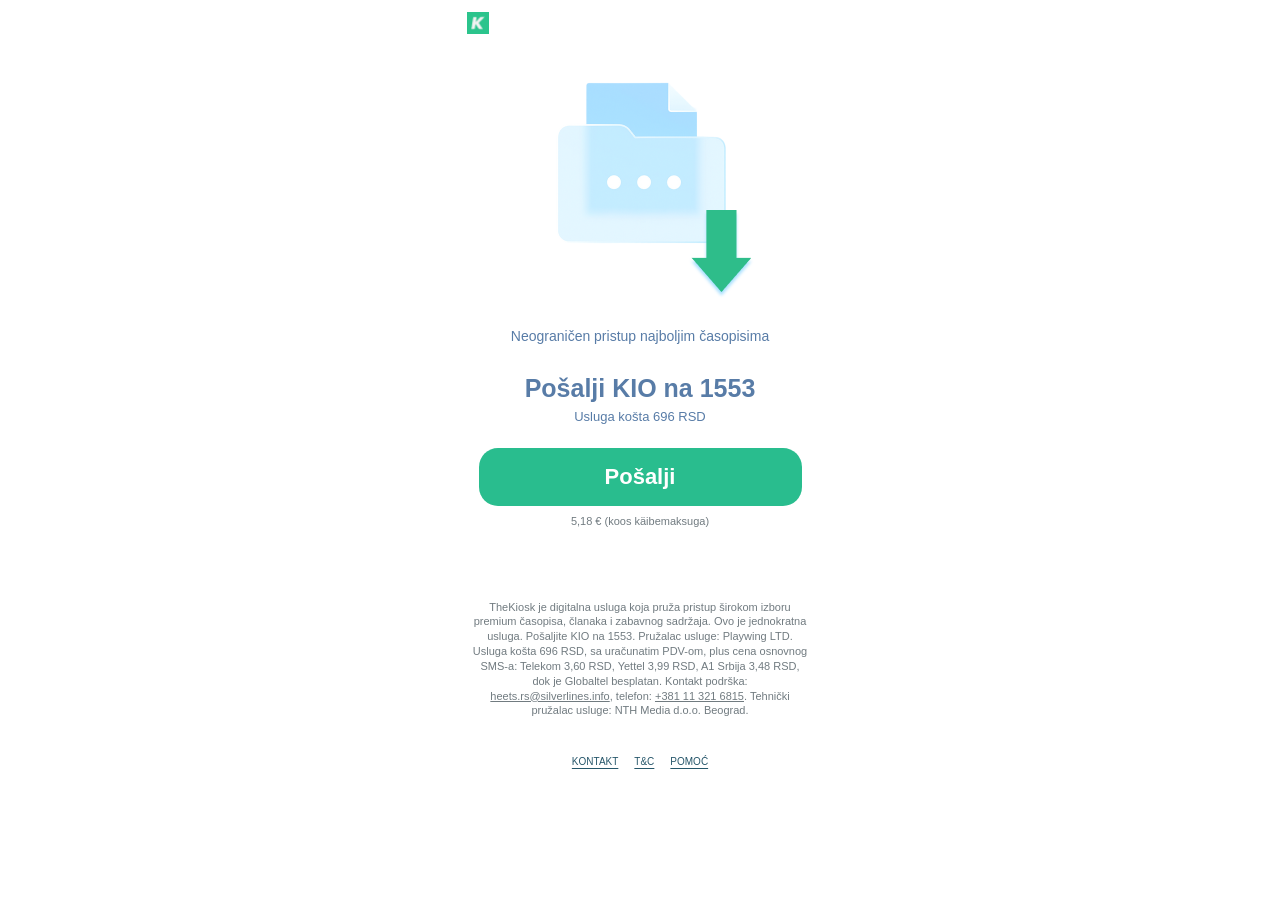
<file: index.html>
<!doctype html>
<html lang="sr-Latn">
<head><meta charset="utf-8"><meta name="viewport" content="width=device-width, initial-scale=1"><meta name="theme-color" content="#29bd8e"><title>The Kiosk | Jednokratni pristup</title><link rel="stylesheet" href="styles.css"></head>
<body><div class="landing">
<header class="landing-header"><a class="brand" href="index.html" aria-label="The Kiosk — početna stranica"><img src="Kiosk%20LOGO_FILL.png" alt="The Kiosk"></a></header>
<main><img class="hero-art" src="IMG.png" alt="">
<section class="offer" aria-labelledby="offer-title"><p class="tagline">Neograničen pristup najboljim časopisima</p><h1 id="offer-title">Pošalji KIO na 1553</h1><p class="price">Usluga košta 696 RSD</p><a class="cta" id="send-sms" href="sms:1553?body=KIO">Pošalji</a><p class="note" lang="et">5,18 &euro; (koos k&auml;ibemaksuga)</p></section>
<div class="legal-copy"><p>TheKiosk je digitalna usluga koja pruža pristup širokom izboru premium časopisa, članaka i zabavnog sadržaja. Ovo je jednokratna usluga. Pošaljite KIO na 1553. Pružalac usluge: Playwing LTD. Usluga košta 696 RSD, sa uračunatim PDV-om, plus cena osnovnog SMS-a: Telekom 3,60 RSD, Yettel 3,99 RSD, A1 Srbija 3,48 RSD, dok je Globaltel besplatan. Kontakt podrška: <a href="mailto:heets.rs@silverlines.info">heets.rs@silverlines.info</a>, telefon: <a href="tel:+381113216815">+381 11 321 6815</a>. Tehnički pružalac usluge: NTH Media d.o.o. Beograd.</p></div>
</main>
<footer><nav aria-label="Informacije i podr&#353;ka"><a href="mailto:heets.rs@silverlines.info">Kontakt</a><a href="terms.html">T&amp;C</a><a href="faq.html">Pomo&#263;</a></nav></footer>
<script src="sms.js"></script></div></body></html>
</file>
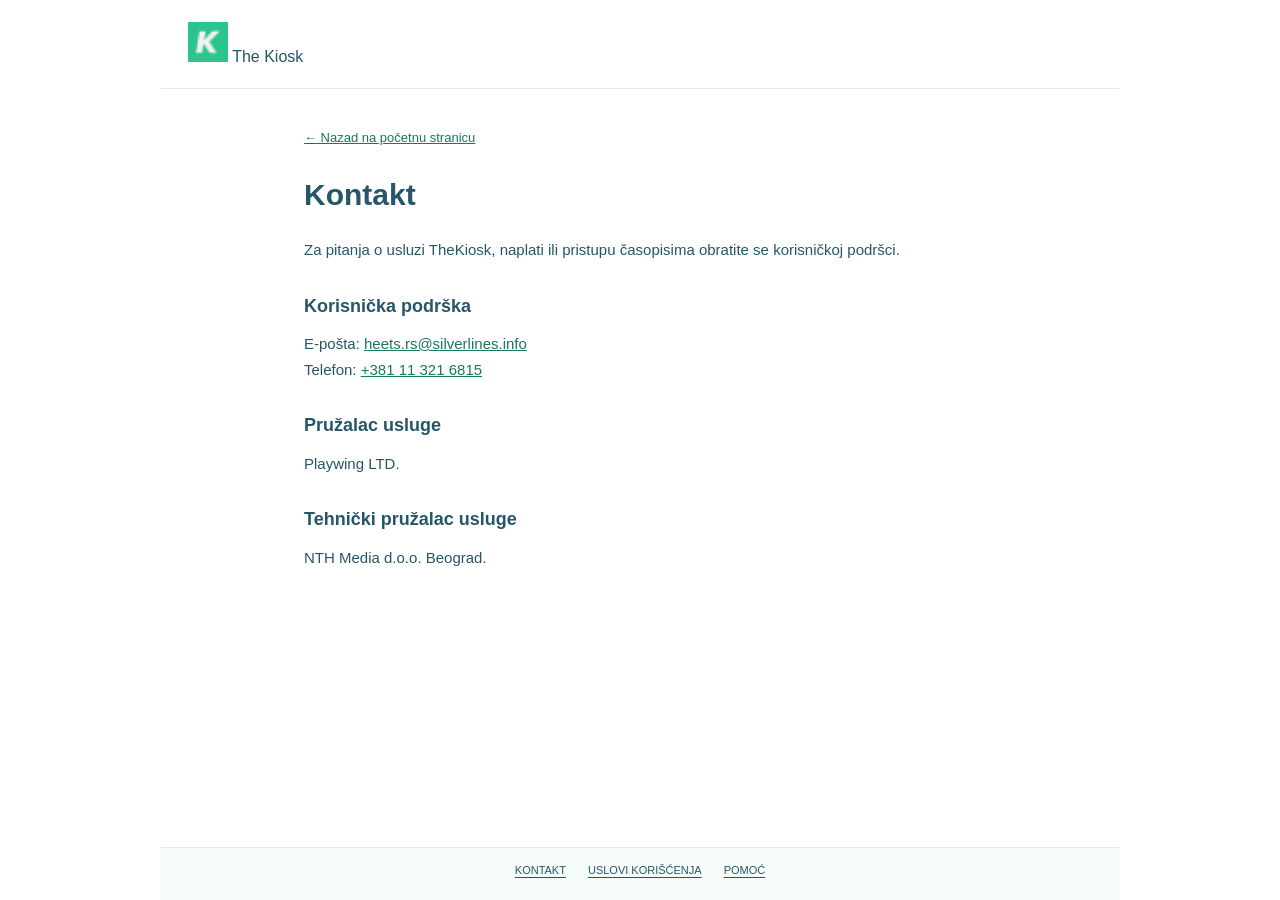
<file: contact.html>
<!doctype html><html lang="sr-Latn"><head><meta charset="utf-8"><meta name="viewport" content="width=device-width, initial-scale=1"><meta name="theme-color" content="#29bd8e"><title>Kontakt | The Kiosk</title><link rel="stylesheet" href="styles.css"></head><body><div class="legal-page"><header class="site-header"><a class="brand" href="index.html" aria-label="The Kiosk — početna stranica"><img src="Kiosk%20LOGO_FILL.png" alt="The Kiosk"></a><span> The Kiosk</span></header><main class="content"><a class="back" href="index.html">← Nazad na početnu stranicu</a><h1>Kontakt</h1><p>Za pitanja o usluzi TheKiosk, naplati ili pristupu časopisima obratite se korisničkoj podršci.</p><h2>Korisnička podrška</h2><p>E-pošta: <a href="mailto:heets.rs@silverlines.info">heets.rs@silverlines.info</a><br>Telefon: <a href="tel:+381113216815">+381 11 321 6815</a></p><h2>Pružalac usluge</h2><p>Playwing LTD.</p><h2>Tehnički pružalac usluge</h2><p>NTH Media d.o.o. Beograd.</p></main><footer><nav aria-label="Informacije i podrška"><a href="contact.html">Kontakt</a><a href="terms.html">Uslovi korišćenja</a><a href="faq.html">Pomoć</a></nav></footer></div></body></html>
</file>
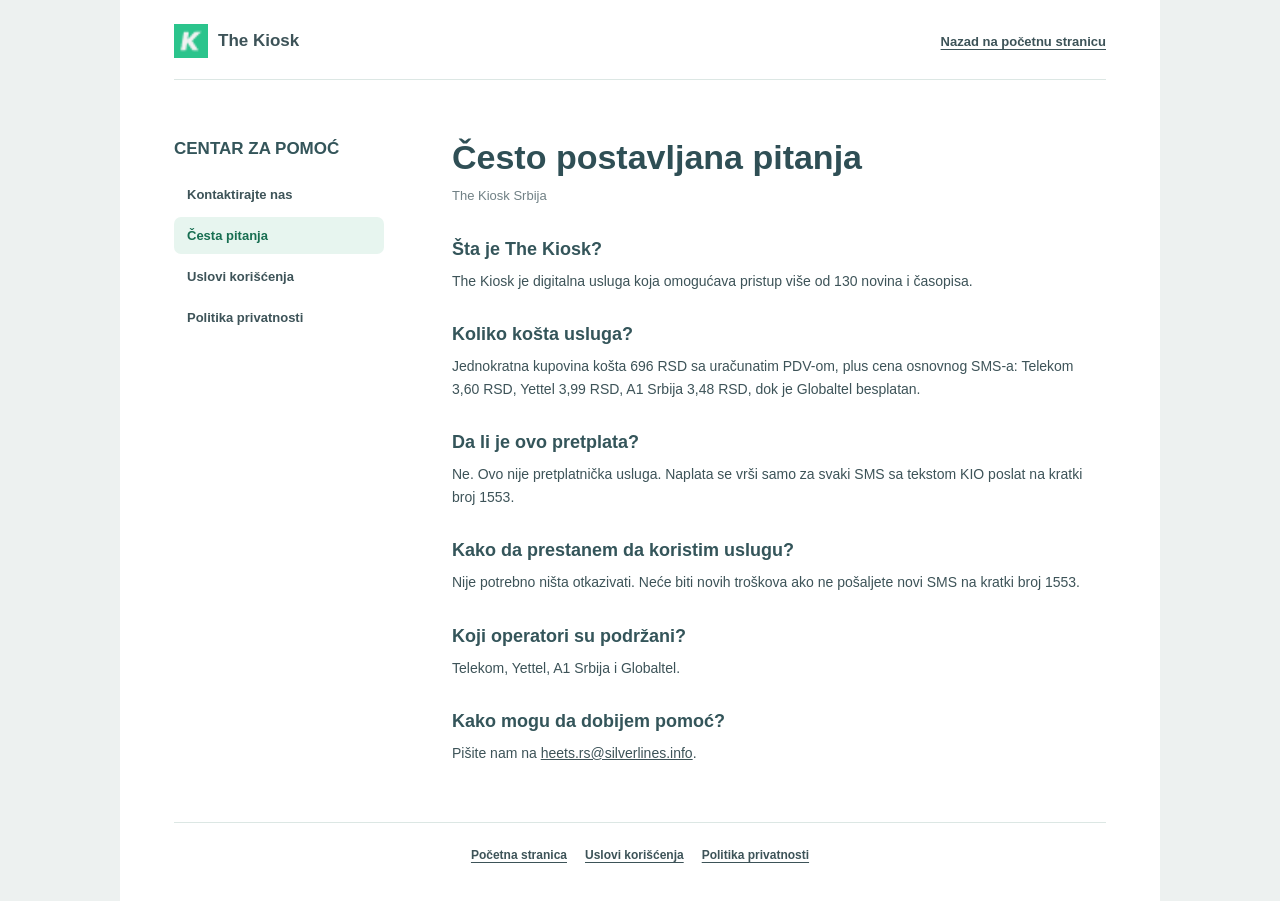
<file: faq.html>
<!doctype html>
<html lang="sr-Latn">
<head><meta charset="utf-8"><meta name="viewport" content="width=device-width, initial-scale=1"><link rel="icon" type="image/png" href="Kiosk%20LOGO_FILL.png"><link rel="stylesheet" href="legal.css"><title>Često postavljana pitanja – The Kiosk</title></head>
<body><main class="legal-page">
<header class="legal-header"><a class="legal-brand" href="index.html"><img src="Kiosk%20LOGO_FILL.png" alt="The Kiosk">The Kiosk</a><a class="back" href="index.html">Nazad na početnu stranicu</a></header>
<div class="legal-layout">
<aside class="side" aria-label="Centar za pomoć"><h2>CENTAR ZA POMOĆ</h2><nav><a href="mailto:heets.rs@silverlines.info">Kontaktirajte nas</a><a class="active" aria-current="page" href="faq.html">Česta pitanja</a><a href="terms.html">Uslovi korišćenja</a><a href="privacy.html">Politika privatnosti</a></nav></aside>
<article class="content"><h1>Često postavljana pitanja</h1><p class="updated">The Kiosk Srbija</p>
<h2>Šta je The Kiosk?</h2><p>The Kiosk je digitalna usluga koja omogućava pristup više od 130 novina i časopisa.</p>
<h2>Koliko košta usluga?</h2><p>Jednokratna kupovina košta 696 RSD sa uračunatim PDV-om, plus cena osnovnog SMS-a: Telekom 3,60 RSD, Yettel 3,99 RSD, A1 Srbija 3,48 RSD, dok je Globaltel besplatan.</p>
<h2>Da li je ovo pretplata?</h2><p>Ne. Ovo nije pretplatnička usluga. Naplata se vrši samo za svaki SMS sa tekstom KIO poslat na kratki broj 1553.</p>
<h2>Kako da prestanem da koristim uslugu?</h2><p>Nije potrebno ništa otkazivati. Neće biti novih troškova ako ne pošaljete novi SMS na kratki broj 1553.</p>
<h2>Koji operatori su podržani?</h2><p>Telekom, Yettel, A1 Srbija i Globaltel.</p>
<h2>Kako mogu da dobijem pomoć?</h2><p>Pišite nam na <a href="mailto:heets.rs@silverlines.info">heets.rs@silverlines.info</a>.</p>
</article></div>
<footer class="legal-footer"><a href="index.html">Početna stranica</a><a href="terms.html">Uslovi korišćenja</a><a href="privacy.html">Politika privatnosti</a></footer>
</main></body></html>
</file>
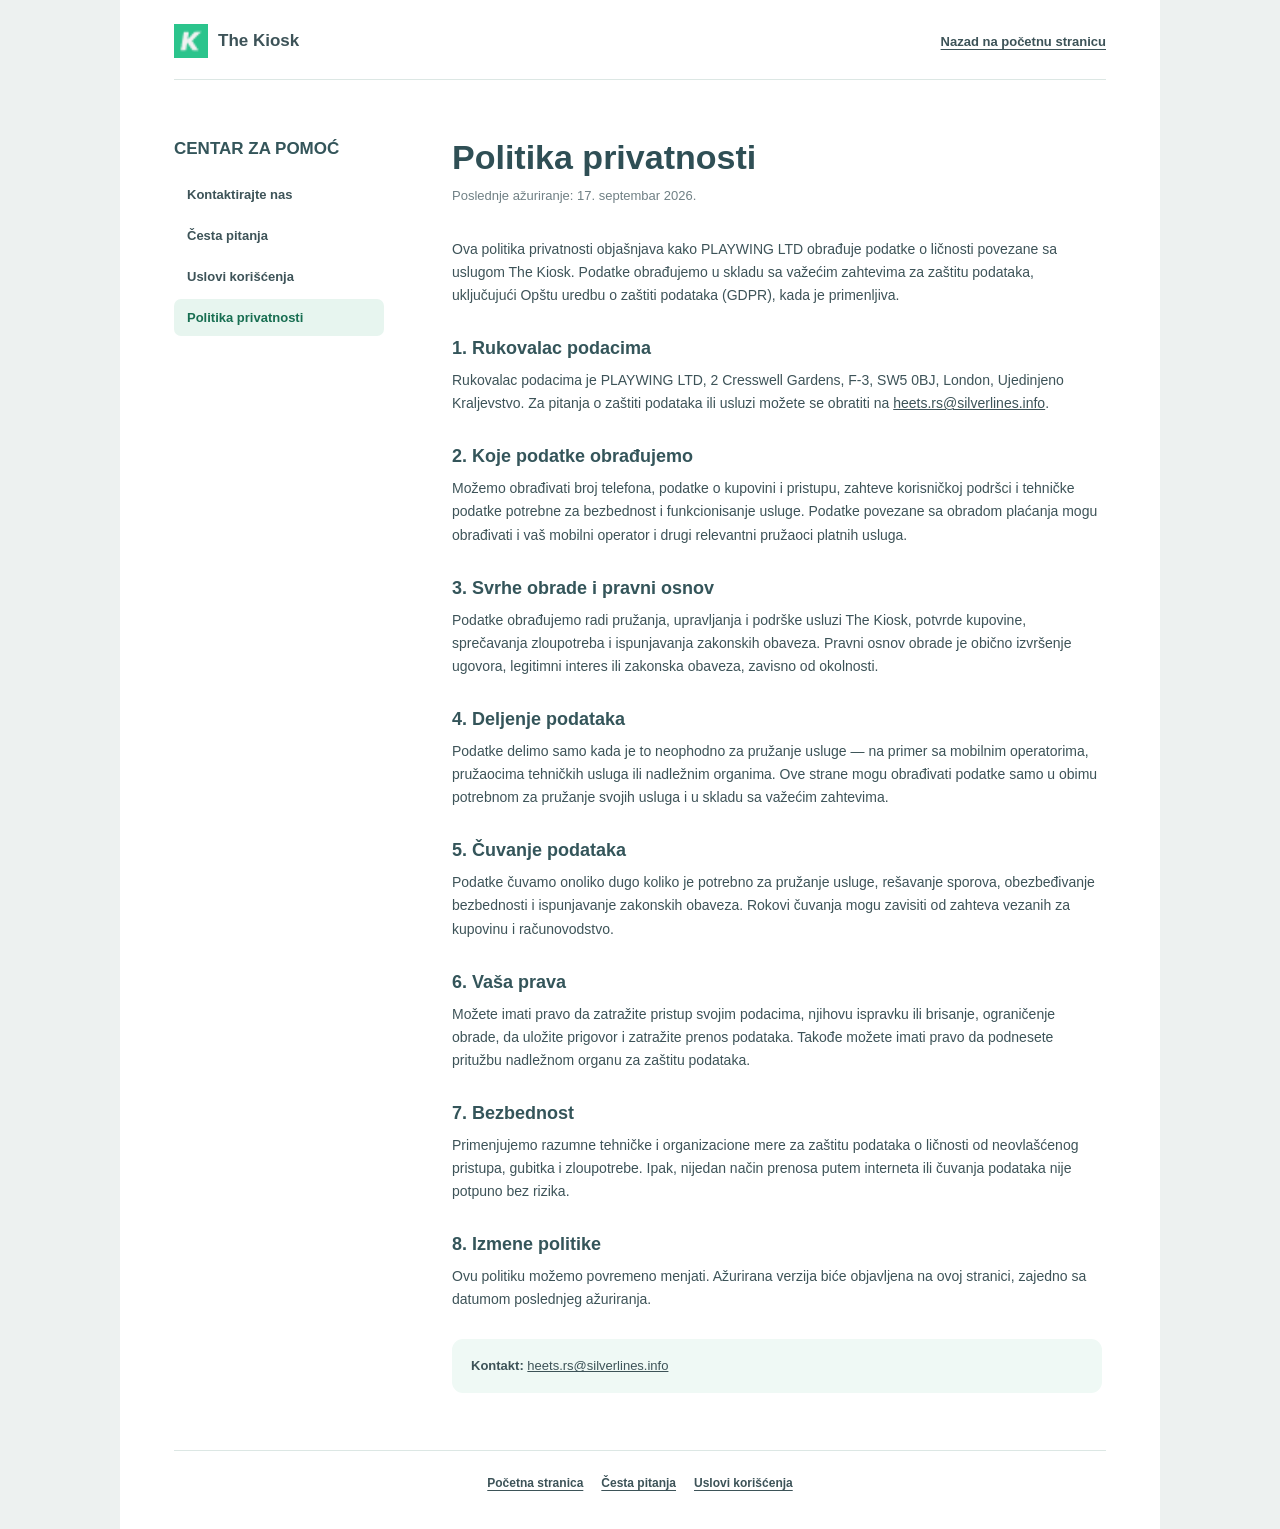
<file: privacy.html>
<!doctype html>
<html lang="sr-Latn">
<head><meta charset="utf-8"><meta name="viewport" content="width=device-width, initial-scale=1"><link rel="icon" type="image/png" href="Kiosk%20LOGO_FILL.png"><link rel="stylesheet" href="legal.css"><title>Politika privatnosti – The Kiosk</title></head>
<body><main class="legal-page">
<header class="legal-header"><a class="legal-brand" href="index.html"><img src="Kiosk%20LOGO_FILL.png" alt="The Kiosk">The Kiosk</a><a class="back" href="index.html">Nazad na početnu stranicu</a></header>
<div class="legal-layout">
<aside class="side" aria-label="Centar za pomoć"><h2>CENTAR ZA POMOĆ</h2><nav><a href="mailto:heets.rs@silverlines.info">Kontaktirajte nas</a><a href="faq.html">Česta pitanja</a><a href="terms.html">Uslovi korišćenja</a><a class="active" aria-current="page" href="privacy.html">Politika privatnosti</a></nav></aside>
<article class="content"><h1>Politika privatnosti</h1><p class="updated">Poslednje ažuriranje: 17. septembar 2026.</p>
<p>Ova politika privatnosti objašnjava kako PLAYWING LTD obrađuje podatke o ličnosti povezane sa uslugom The Kiosk. Podatke obrađujemo u skladu sa važećim zahtevima za zaštitu podataka, uključujući Opštu uredbu o zaštiti podataka (GDPR), kada je primenljiva.</p>
<h2>1. Rukovalac podacima</h2><p>Rukovalac podacima je PLAYWING LTD, 2 Cresswell Gardens, F-3, SW5 0BJ, London, Ujedinjeno Kraljevstvo. Za pitanja o zaštiti podataka ili usluzi možete se obratiti na <a href="mailto:heets.rs@silverlines.info">heets.rs@silverlines.info</a>.</p>
<h2>2. Koje podatke obrađujemo</h2><p>Možemo obrađivati broj telefona, podatke o kupovini i pristupu, zahteve korisničkoj podršci i tehničke podatke potrebne za bezbednost i funkcionisanje usluge. Podatke povezane sa obradom plaćanja mogu obrađivati i vaš mobilni operator i drugi relevantni pružaoci platnih usluga.</p>
<h2>3. Svrhe obrade i pravni osnov</h2><p>Podatke obrađujemo radi pružanja, upravljanja i podrške usluzi The Kiosk, potvrde kupovine, sprečavanja zloupotreba i ispunjavanja zakonskih obaveza. Pravni osnov obrade je obično izvršenje ugovora, legitimni interes ili zakonska obaveza, zavisno od okolnosti.</p>
<h2>4. Deljenje podataka</h2><p>Podatke delimo samo kada je to neophodno za pružanje usluge — na primer sa mobilnim operatorima, pružaocima tehničkih usluga ili nadležnim organima. Ove strane mogu obrađivati podatke samo u obimu potrebnom za pružanje svojih usluga i u skladu sa važećim zahtevima.</p>
<h2>5. Čuvanje podataka</h2><p>Podatke čuvamo onoliko dugo koliko je potrebno za pružanje usluge, rešavanje sporova, obezbeđivanje bezbednosti i ispunjavanje zakonskih obaveza. Rokovi čuvanja mogu zavisiti od zahteva vezanih za kupovinu i računovodstvo.</p>
<h2>6. Vaša prava</h2><p>Možete imati pravo da zatražite pristup svojim podacima, njihovu ispravku ili brisanje, ograničenje obrade, da uložite prigovor i zatražite prenos podataka. Takođe možete imati pravo da podnesete pritužbu nadležnom organu za zaštitu podataka.</p>
<h2>7. Bezbednost</h2><p>Primenjujemo razumne tehničke i organizacione mere za zaštitu podataka o ličnosti od neovlašćenog pristupa, gubitka i zloupotrebe. Ipak, nijedan način prenosa putem interneta ili čuvanja podataka nije potpuno bez rizika.</p>
<h2>8. Izmene politike</h2><p>Ovu politiku možemo povremeno menjati. Ažurirana verzija biće objavljena na ovoj stranici, zajedno sa datumom poslednjeg ažuriranja.</p>
<p class="contact-box"><strong>Kontakt:</strong> <a href="mailto:heets.rs@silverlines.info">heets.rs@silverlines.info</a></p>
</article></div>
<footer class="legal-footer"><a href="index.html">Početna stranica</a><a href="faq.html">Česta pitanja</a><a href="terms.html">Uslovi korišćenja</a></footer>
</main></body></html>
</file>
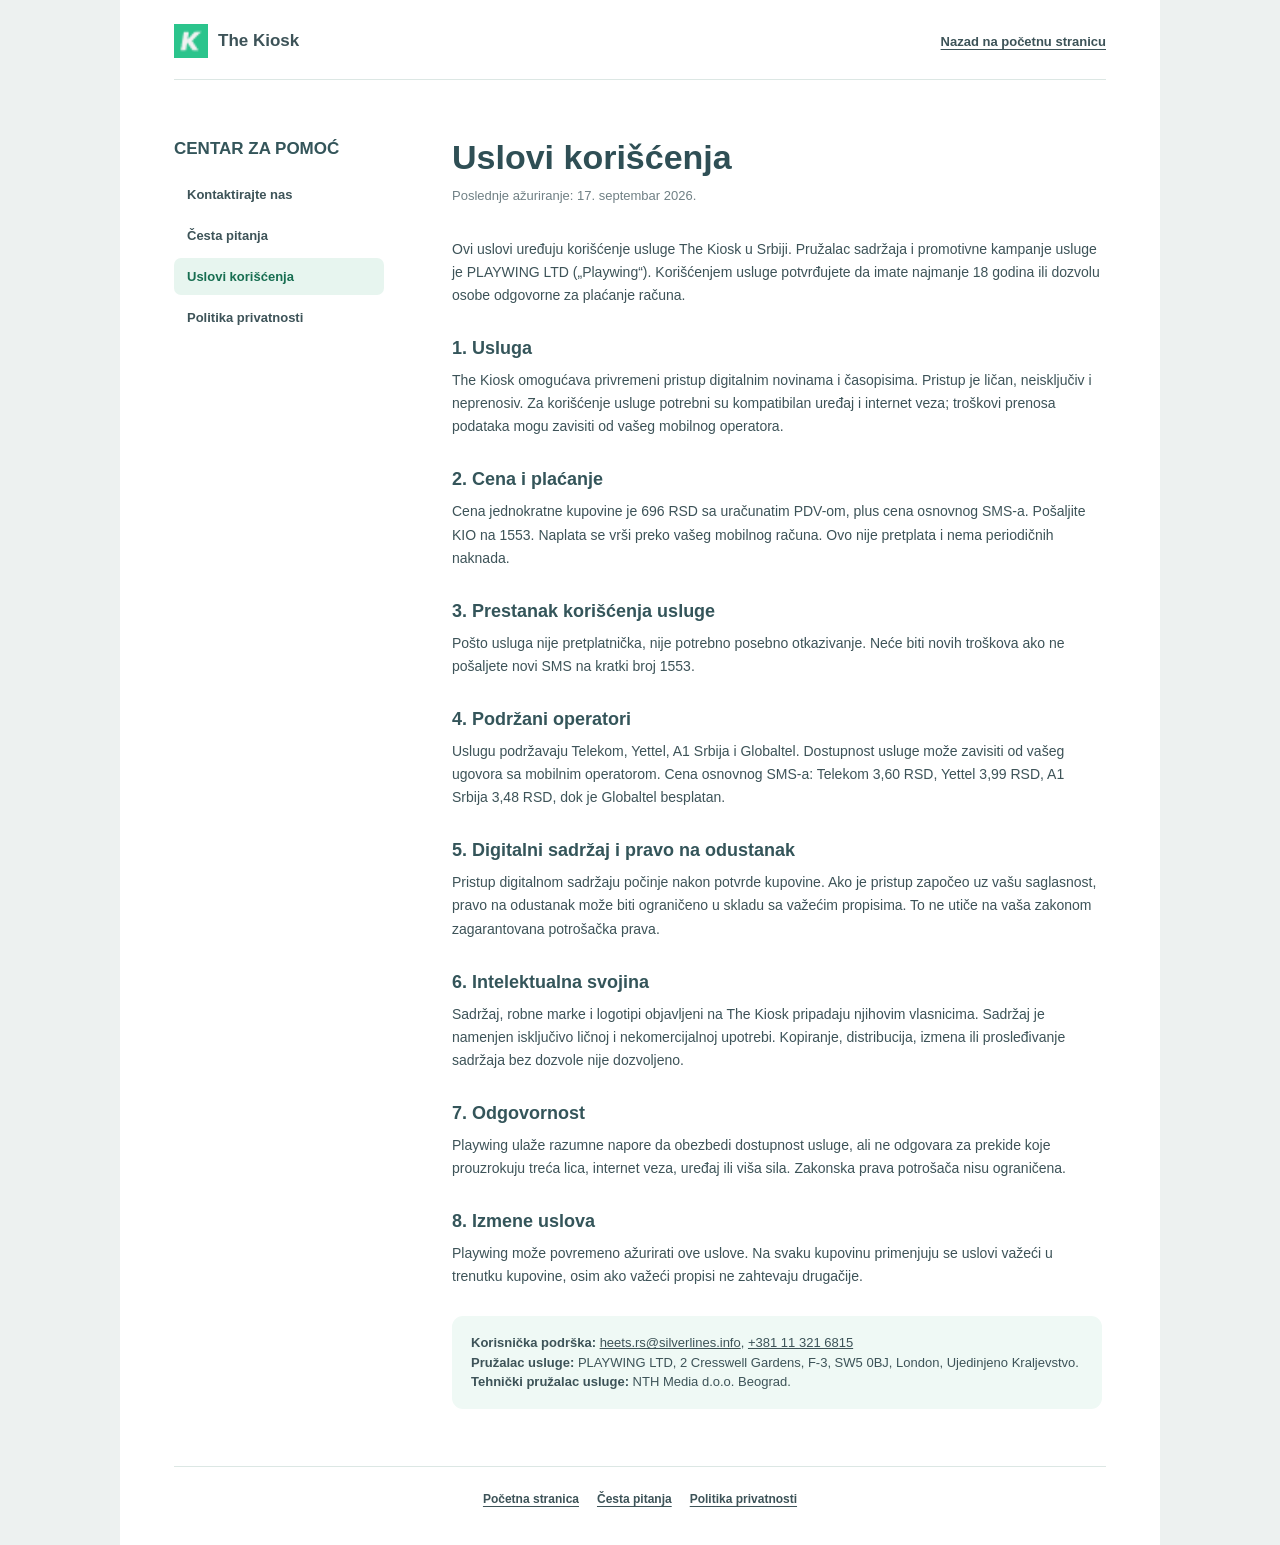
<file: terms.html>
<!doctype html>
<html lang="sr-Latn">
<head><meta charset="utf-8"><meta name="viewport" content="width=device-width, initial-scale=1"><link rel="icon" type="image/png" href="Kiosk%20LOGO_FILL.png"><link rel="stylesheet" href="legal.css"><title>Uslovi korišćenja – The Kiosk</title></head>
<body><main class="legal-page">
<header class="legal-header"><a class="legal-brand" href="index.html"><img src="Kiosk%20LOGO_FILL.png" alt="The Kiosk">The Kiosk</a><a class="back" href="index.html">Nazad na početnu stranicu</a></header>
<div class="legal-layout">
<aside class="side" aria-label="Centar za pomoć"><h2>CENTAR ZA POMOĆ</h2><nav><a href="mailto:heets.rs@silverlines.info">Kontaktirajte nas</a><a href="faq.html">Česta pitanja</a><a class="active" aria-current="page" href="terms.html">Uslovi korišćenja</a><a href="privacy.html">Politika privatnosti</a></nav></aside>
<article class="content"><h1>Uslovi korišćenja</h1><p class="updated">Poslednje ažuriranje: 17. septembar 2026.</p>
<p>Ovi uslovi uređuju korišćenje usluge The Kiosk u Srbiji. Pružalac sadržaja i promotivne kampanje usluge je PLAYWING LTD („Playwing“). Korišćenjem usluge potvrđujete da imate najmanje 18 godina ili dozvolu osobe odgovorne za plaćanje računa.</p>
<h2>1. Usluga</h2><p>The Kiosk omogućava privremeni pristup digitalnim novinama i časopisima. Pristup je ličan, neisključiv i neprenosiv. Za korišćenje usluge potrebni su kompatibilan uređaj i internet veza; troškovi prenosa podataka mogu zavisiti od vašeg mobilnog operatora.</p>
<h2>2. Cena i plaćanje</h2><p>Cena jednokratne kupovine je 696 RSD sa uračunatim PDV-om, plus cena osnovnog SMS-a. Pošaljite KIO na 1553. Naplata se vrši preko vašeg mobilnog računa. Ovo nije pretplata i nema periodičnih naknada.</p>
<h2>3. Prestanak korišćenja usluge</h2><p>Pošto usluga nije pretplatnička, nije potrebno posebno otkazivanje. Neće biti novih troškova ako ne pošaljete novi SMS na kratki broj 1553.</p>
<h2>4. Podržani operatori</h2><p>Uslugu podržavaju Telekom, Yettel, A1 Srbija i Globaltel. Dostupnost usluge može zavisiti od vašeg ugovora sa mobilnim operatorom. Cena osnovnog SMS-a: Telekom 3,60 RSD, Yettel 3,99 RSD, A1 Srbija 3,48 RSD, dok je Globaltel besplatan.</p>
<h2>5. Digitalni sadržaj i pravo na odustanak</h2><p>Pristup digitalnom sadržaju počinje nakon potvrde kupovine. Ako je pristup započeo uz vašu saglasnost, pravo na odustanak može biti ograničeno u skladu sa važećim propisima. To ne utiče na vaša zakonom zagarantovana potrošačka prava.</p>
<h2>6. Intelektualna svojina</h2><p>Sadržaj, robne marke i logotipi objavljeni na The Kiosk pripadaju njihovim vlasnicima. Sadržaj je namenjen isključivo ličnoj i nekomercijalnoj upotrebi. Kopiranje, distribucija, izmena ili prosleđivanje sadržaja bez dozvole nije dozvoljeno.</p>
<h2>7. Odgovornost</h2><p>Playwing ulaže razumne napore da obezbedi dostupnost usluge, ali ne odgovara za prekide koje prouzrokuju treća lica, internet veza, uređaj ili viša sila. Zakonska prava potrošača nisu ograničena.</p>
<h2>8. Izmene uslova</h2><p>Playwing može povremeno ažurirati ove uslove. Na svaku kupovinu primenjuju se uslovi važeći u trenutku kupovine, osim ako važeći propisi ne zahtevaju drugačije.</p>
<p class="contact-box"><strong>Korisnička podrška:</strong> <a href="mailto:heets.rs@silverlines.info">heets.rs@silverlines.info</a>, <a href="tel:+381113216815">+381 11 321 6815</a><br><strong>Pružalac usluge:</strong> PLAYWING LTD, 2 Cresswell Gardens, F-3, SW5 0BJ, London, Ujedinjeno Kraljevstvo.<br><strong>Tehnički pružalac usluge:</strong> NTH Media d.o.o. Beograd.</p>
</article></div>
<footer class="legal-footer"><a href="index.html">Početna stranica</a><a href="faq.html">Česta pitanja</a><a href="privacy.html">Politika privatnosti</a></footer>
</main></body></html>
</file>
<file: styles.css>
*{box-sizing:border-box} :root{--green:#29bd8e;--ink:#26566a;--blue:#587ca7;--muted:#717b80}body{margin:0;background:#fff;color:var(--ink);font-family:Arial,Helvetica,sans-serif}a{color:inherit}a:focus-visible,summary:focus-visible{outline:3px solid #26566a;outline-offset:5px} .landing{max-width:420px;min-height:100svh;margin:auto;display:flex;flex-direction:column}.brand{display:inline-flex;align-items:center;gap:12px;text-decoration:none;font-weight:700}.brand img{width:32px;height:32px;object-fit:contain}.landing-header{padding:12px 14px 0}.landing-header img{width:22px;height:22px}.hero-art{display:block;width:100%;height:auto;margin-top:-35px;position:relative;z-index:-1}.offer{text-align:center;padding:0 26px;color:var(--blue)}.tagline{font-size:14px;margin:8px 0 27px;line-height:1.5}h1{font-size:25px;margin:0 0 6px}.price{font-size:13px;margin:0 0 24px}.cta{display:flex;align-items:center;justify-content:center;min-height:58px;border-radius:19px;background:var(--green);color:white;text-decoration:none;font-size:22px;font-weight:700}.cta:hover{background:#20aa7e}.note{font-size:11px;color:var(--muted);line-height:1.5;margin:7px 0}.instructions{margin:18px 0 0;font-size:12px;line-height:1.5;color:var(--ink)}.instructions summary{cursor:pointer;text-decoration:underline;text-underline-offset:3px}.instructions p{padding:12px;background:#effaf6;border-radius:8px}.legal-copy{font-size:11px;line-height:1.35;text-align:center;color:var(--muted);padding:0 20px;margin:110px 0 30px}.legal-copy a{overflow-wrap:anywhere}footer{padding:16px 20px 24px;margin-top:auto}footer nav{display:flex;justify-content:center;flex-wrap:wrap;gap:22px}footer a{font-size:11px;text-transform:uppercase;text-underline-offset:3px;color:var(--ink)}.legal-page{max-width:960px;margin:auto;min-height:100svh;display:flex;flex-direction:column}.site-header{padding:22px 28px;border-bottom:1px solid #dceee8}.site-header .brand img{width:40px;height:40px}.content{width:100%;max-width:720px;padding:35px 24px 60px;margin:auto;flex:1;font-size:15px;line-height:1.7}.back{font-size:13px;color:var(--blue);display:inline-block;margin-bottom:28px}.content h1{font-size:30px;line-height:1.2;margin-bottom:24px}.content h2{font-size:18px;margin:28px 0 8px}.content a{color:#18795d;overflow-wrap:anywhere}.content p{margin:10px 0}.content table{width:100%;border-collapse:collapse;margin:18px 0}.content th,.content td{padding:10px 12px;border-bottom:1px solid #dceee8;text-align:left}.content thead{background:#effaf6}.legal-page footer{border-top:1px solid #dceee8;background:#f5fbf8}.content details{border-bottom:1px solid #dceee8;padding:18px 0}.content summary{font-weight:700;cursor:pointer}@media(min-width:600px){.landing{margin:24px auto;min-height:calc(100svh - 48px);border:1px solid #edf3f0;border-radius:16px;overflow:hidden}.landing-header{padding-top:16px}}@media(max-width:340px){.offer{padding:0 18px}h1{font-size:23px}.legal-copy{margin-top:70px}footer nav{gap:16px}}
/* Compact landing matching the supplied mobile reference. */
.landing{max-width:375px;min-height:0}.landing .legal-copy{margin:70px 0 22px}.landing footer{margin-top:0;padding:16px 20px 22px}.landing footer nav{gap:16px}.landing footer a{font-size:10px}
@media(min-width:600px){.landing{min-height:0;margin:0 auto;border:0;border-radius:0}.landing-header{padding-top:12px}}
</file>
<file: legal.css>
:root { --brand:#32bf8c; --ink:#3d5358; --soft:#f4f8f7; --line:#dce7e4; }
* { box-sizing: border-box; }
html, body { min-height: 100%; margin: 0; }
body { color: var(--ink); background: #edf1f0; font-family: Arial, Helvetica, sans-serif; }
a { color: inherit; }
.legal-page { width: min(100%, 1040px); min-height: 100svh; margin: 0 auto; padding: 24px 54px 38px; background: #fff; }
.legal-header { display: flex; align-items: center; justify-content: space-between; gap: 18px; padding-bottom: 21px; border-bottom: 1px solid var(--line); }
.legal-brand { display: inline-flex; align-items: center; gap: 10px; color: var(--ink); font-size: 17px; font-weight: 700; text-decoration: none; }
.legal-brand img { width: 34px; height: 34px; object-fit: contain; }
.back { color: var(--ink); font-size: 13px; font-weight: 700; text-decoration: underline; text-underline-offset: 3px; }
.legal-layout { display: grid; grid-template-columns: 210px minmax(0, 1fr); gap: 68px; padding: 58px 0 42px; }
.side h2 { margin: 0 0 16px; font-size: 17px; }
.side nav { display: flex; flex-direction: column; gap: 4px; }
.side a { padding: 11px 13px; border-radius: 7px; font-size: 13px; font-weight: 600; text-decoration: none; }
.side a.active { background: #e7f5ef; color: #176e51; }
.side a:not(.active):hover { background: var(--soft); }
.content { max-width: 650px; }
h1 { margin: 0 0 9px; color: #2f4f55; font-size: 34px; line-height: 1.13; }
.updated { margin: 0 0 31px; color: #708085; font-size: 13px; }
h2 { margin: 30px 0 9px; color: #34555a; font-size: 18px; line-height: 1.28; }
p, li { font-size: 14px; line-height: 1.65; }
p { margin: 0 0 15px; }
ul { margin: 0 0 15px; padding-left: 20px; }
.contact-box { margin-top: 28px; padding: 17px 19px; border-radius: 11px; background: #eff9f5; font-size: 13px; line-height: 1.5; }
.legal-footer { padding-top: 22px; border-top: 1px solid var(--line); text-align: center; }
.legal-footer a { margin: 0 9px; font-size: 12px; font-weight: 700; text-decoration: underline; text-underline-offset: 3px; }
@media (max-width: 720px) {
  .legal-page { padding: 18px 21px 28px; }
  .legal-layout { display: block; padding: 32px 0 30px; }
  .side { margin: 0 -21px 29px; padding: 18px 21px; background: var(--soft); }
  .side h2 { margin-bottom: 11px; font-size: 15px; }
  .side nav { flex-direction: row; flex-wrap: wrap; gap: 5px; }
  .side a { padding: 8px 10px; font-size: 11px; }
  h1 { font-size: 25px; }
  h2 { margin-top: 24px; font-size: 16px; }
  p, li { font-size: 12px; line-height: 1.55; }
  .legal-brand { font-size: 15px; }
}
</file>
